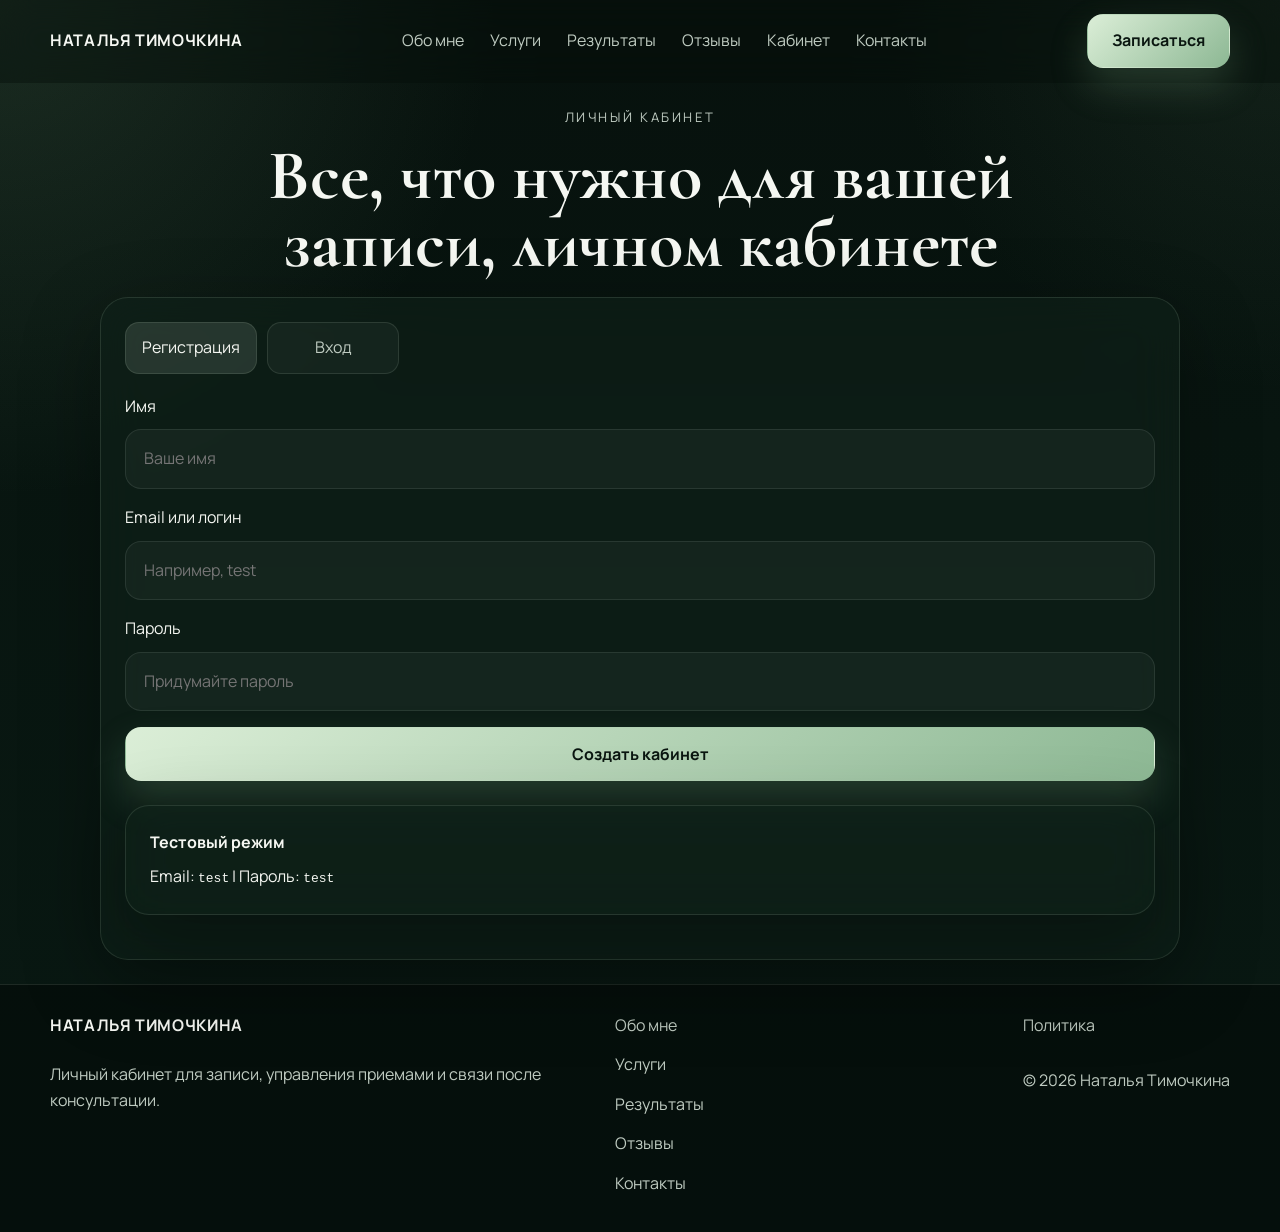
<file: cabinet.html>
<!DOCTYPE html>
<html lang="ru">
<head>
  <meta charset="UTF-8">
  <meta name="viewport" content="width=device-width, initial-scale=1.0">
  <meta name="description" content="Личный кабинет Натальи Тимочкиной: запись, перенос, отмена приема и чат после записи.">
  <title>Личный кабинет | Наталья Тимочкина</title>
  <link rel="preconnect" href="https://fonts.googleapis.com">
  <link rel="preconnect" href="https://fonts.gstatic.com" crossorigin>
  <link href="https://fonts.googleapis.com/css2?family=Manrope:wght@400;500;600;700;800&family=Cormorant+Garamond:wght@500;600;700&display=swap" rel="stylesheet">
  <link rel="stylesheet" href="styles.css">
</head>
<body>
  <header class="site-header is-scrolled">
    <div class="container header-wrap">
      <a class="brand" href="index.html#hero">Наталья Тимочкина</a>
      <nav class="nav">
        <a href="index.html#about">Обо мне</a>
        <a href="index.html#services">Услуги</a>
        <a href="index.html#results">Результаты</a>
        <a href="index.html#reviews">Отзывы</a>
        <a href="cabinet.html">Кабинет</a>
        <a href="index.html#contacts">Контакты</a>
      </nav>
      <a class="btn btn-primary header-cta" href="index.html#contacts">Записаться</a>
    </div>
  </header>

  <main>
    <section class="section cabinet page-cabinet" id="cabinet">
      <div class="container">
        <div class="section-head reveal is-visible">
          <p class="eyebrow">Личный кабинет</p>
          <h1 class="policy-title">Все, что нужно для вашей записи, личном кабинете</h1>
        </div>

        <div class="cabinet-grid">
          <div class="portal-auth glass-card reveal is-visible" id="portal-auth">
            <div class="portal-tabs">
              <button class="portal-tab is-active" type="button" data-portal-tab="register">Регистрация</button>
              <button class="portal-tab" type="button" data-portal-tab="login">Вход</button>
            </div>

            <form class="portal-form" id="register-form">
              <label>
                <span>Имя</span>
                <input type="text" name="name" placeholder="Ваше имя" required>
              </label>
              <label>
                <span>Email или логин</span>
                <input type="text" name="email" placeholder="Например, test" required>
              </label>
              <label>
                <span>Пароль</span>
                <input type="password" name="password" placeholder="Придумайте пароль" required>
              </label>
              <button class="btn btn-primary" type="submit">Создать кабинет</button>
            </form>

            <form class="portal-form is-hidden" id="login-form">
              <label>
                <span>Email или логин</span>
                <input type="text" name="email" placeholder="Например, test" required>
              </label>
              <label>
                <span>Пароль</span>
                <input type="password" name="password" placeholder="Введите пароль" required>
              </label>
              <button class="btn btn-primary" type="submit">Войти</button>
            </form>

            <div class="about-note glass-card">
              <strong>Тестовый режим</strong>
              <span>Email: <code>test</code> | Пароль: <code>test</code></span>
            </div>

            <p class="form-status" id="portal-auth-status" aria-live="polite"></p>
          </div>

          <div class="portal-dashboard glass-card reveal is-visible is-hidden" id="portal-dashboard">
            <div class="portal-topbar">
              <div>
                <p class="eyebrow">Ваш профиль</p>
                <h3 id="portal-user-name">Клиент</h3>
                <p class="portal-user-email" id="portal-user-email"></p>
              </div>
              <button class="btn btn-secondary" type="button" id="portal-logout">Выйти</button>
            </div>

            <div class="portal-panels">
              <section class="portal-panel">
                <h3>Записаться на консультацию</h3>
                <form class="portal-form" id="booking-form">
                  <label>
                    <span>Формат</span>
                    <select name="service" required>
                      <option value="Первичная консультация">Первичная консультация</option>
                      <option value="Разбор анализов">Разбор анализов</option>
                      <option value="Повторный приём">Повторный приём</option>
                      <option value="Сопровождение">Сопровождение</option>
                    </select>
                  </label>
                  <label>
                    <span>Дата</span>
                    <input type="date" name="bookingDate" required>
                  </label>
                  <label>
                    <span>Время</span>
                    <input type="time" name="bookingTime" min="10:00" max="18:00" step="1800" required>
                  </label>
                  <label>
                    <span>Комментарий</span>
                    <textarea name="notes" rows="4" placeholder="Уточните запрос или пожелания"></textarea>
                  </label>
                  <button class="btn btn-primary" type="submit">Записаться</button>
                </form>
                <p class="form-status" id="booking-status" aria-live="polite"></p>
              </section>

              <section class="portal-panel">
                <h3>Мои записи</h3>
                <div class="appointment-list" id="appointment-list">
                  <p class="portal-empty">Пока нет записей. После бронирования здесь появятся консультации и доступ к чату.</p>
                </div>
              </section>
            </div>

            <section class="portal-panel portal-chat">
              <div class="portal-chat-head">
                <div>
                  <h3>Чат с Натальей</h3>
                  <p class="portal-chat-note" id="chat-gate-note">Чат откроется после записи на консультацию или приём.</p>
                </div>
                <button class="icon-button" type="button" id="clear-system-notices" aria-label="Очистить системные уведомления" title="Очистить системные уведомления">
                  <svg viewBox="0 0 24 24" aria-hidden="true">
                    <path d="M9 3h6l1 2h4v2H4V5h4l1-2zm1 6h2v8h-2V9zm4 0h2v8h-2V9zM7 9h2v8H7V9zm1 11h8a2 2 0 0 0 2-2V8H6v10a2 2 0 0 0 2 2z"></path>
                  </svg>
                </button>
              </div>
              <div class="chat-log" id="chat-log">
                <p class="portal-empty">Здесь будет история сообщений после подтверждённой записи.</p>
              </div>
              <form class="chat-form" id="chat-form">
                <textarea name="message" rows="3" placeholder="Напишите сообщение Наталье" required></textarea>
                <button class="btn btn-primary" type="submit">Отправить</button>
              </form>
              <p class="form-status" id="chat-status" aria-live="polite"></p>
            </section>
          </div>
        </div>
      </div>
    </section>
  </main>

  <footer class="site-footer">
    <div class="container footer-wrap">
      <div>
        <a class="brand footer-brand" href="index.html#hero">Наталья Тимочкина</a>
        <p class="footer-copy">Личный кабинет для записи, управления приемами и связи после консультации.</p>
      </div>
      <nav class="footer-nav">
        <a href="index.html#about">Обо мне</a>
        <a href="index.html#services">Услуги</a>
        <a href="index.html#results">Результаты</a>
        <a href="index.html#reviews">Отзывы</a>
        <a href="index.html#contacts">Контакты</a>
      </nav>
      <div class="footer-meta">
        <a href="privacy.html">Политика</a>
        <p>© 2026 Наталья Тимочкина</p>
      </div>
    </div>
  </footer>

  <script src="script.js"></script>
</body>
</html>
</file>
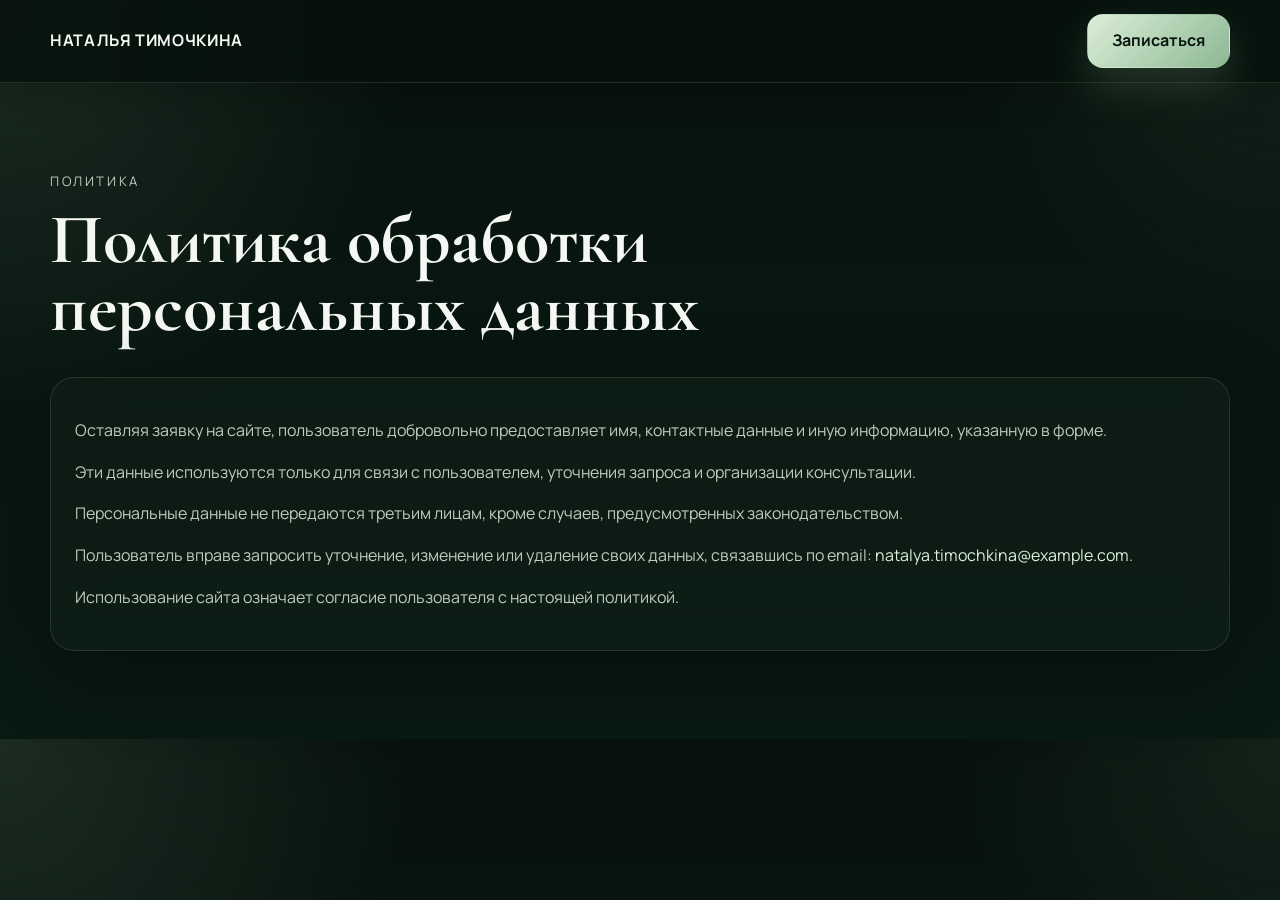
<file: privacy.html>
<!DOCTYPE html>
<html lang="ru">
<head>
  <meta charset="UTF-8">
  <meta name="viewport" content="width=device-width, initial-scale=1.0">
  <meta name="description" content="Политика обработки персональных данных Натальи Тимочкиной.">
  <title>Политика конфиденциальности | Наталья Тимочкина</title>
  <link rel="preconnect" href="https://fonts.googleapis.com">
  <link rel="preconnect" href="https://fonts.gstatic.com" crossorigin>
  <link href="https://fonts.googleapis.com/css2?family=Manrope:wght@400;500;600;700&family=Cormorant+Garamond:wght@500;600;700&display=swap" rel="stylesheet">
  <link rel="stylesheet" href="styles.css">
</head>
<body>
  <header class="site-header is-scrolled">
    <div class="container header-wrap">
      <a class="brand" href="index.html#hero">Наталья Тимочкина</a>
      <a class="btn btn-primary" href="index.html#contacts">Записаться</a>
    </div>
  </header>

  <main class="section">
    <div class="container">
      <div class="section-head reveal is-visible">
        <p class="eyebrow">Политика</p>
        <h1 class="policy-title">Политика обработки персональных данных</h1>
      </div>
      <div class="glass-card reveal is-visible">
        <p>Оставляя заявку на сайте, пользователь добровольно предоставляет имя, контактные данные и иную информацию, указанную в форме.</p>
        <p>Эти данные используются только для связи с пользователем, уточнения запроса и организации консультации.</p>
        <p>Персональные данные не передаются третьим лицам, кроме случаев, предусмотренных законодательством.</p>
        <p>Пользователь вправе запросить уточнение, изменение или удаление своих данных, связавшись по email: <a class="contact-email" href="mailto:natalya.timochkina@example.com">natalya.timochkina@example.com</a>.</p>
        <p>Использование сайта означает согласие пользователя с настоящей политикой.</p>
      </div>
    </div>
  </main>
</body>
</html>
</file>
<file: styles.css>
:root {
  --bg: #07110d;
  --bg-soft: #0d1b16;
  --panel: rgba(15, 33, 25, 0.62);
  --panel-strong: rgba(12, 28, 21, 0.85);
  --text: #f5f7f2;
  --muted: #bfcbc1;
  --line: rgba(209, 235, 215, 0.12);
  --accent: #9ec7a4;
  --accent-strong: #dcefd8;
  --shadow: 0 24px 80px rgba(0, 0, 0, 0.32);
  --radius: 24px;
  --radius-sm: 18px;
  --container: 1180px;
}

* {
  box-sizing: border-box;
}

html {
  scroll-behavior: smooth;
}

body {
  margin: 0;
  font-family: "Manrope", sans-serif;
  background:
    radial-gradient(circle at top left, rgba(117, 165, 125, 0.18), transparent 28%),
    radial-gradient(circle at top right, rgba(90, 128, 97, 0.15), transparent 22%),
    linear-gradient(180deg, #07110d 0%, #081510 35%, #091913 100%);
  color: var(--text);
  line-height: 1.6;
}

img {
  display: block;
  max-width: 100%;
}

a {
  color: inherit;
  text-decoration: none;
}

button,
input,
textarea {
  font: inherit;
}

.container {
  width: min(calc(100% - 32px), var(--container));
  margin: 0 auto;
}

.section {
  padding: 88px 0;
  position: relative;
}

.eyebrow {
  margin: 0 0 14px;
  color: var(--accent);
  font-size: 0.82rem;
  letter-spacing: 0.2em;
  text-transform: uppercase;
}

.section-head {
  max-width: 780px;
  margin-bottom: 36px;
}

.section h2,
.hero h1 {
  margin: 0;
  font-family: "Cormorant Garamond", serif;
  line-height: 0.94;
  letter-spacing: -0.03em;
}

.section h2 {
  font-size: clamp(2.3rem, 6vw, 4rem);
}

.policy-title {
  margin: 0;
  font-family: "Cormorant Garamond", serif;
  font-size: clamp(2.4rem, 7vw, 4.4rem);
  line-height: 0.96;
}

.page-cabinet {
  min-height: 100vh;
  display: flex;
  align-items: center;
  padding: 24px 0;
}

.page-cabinet .container {
  width: min(calc(100% - 32px), 1240px);
}

.page-cabinet .section-head {
  margin: 0 auto 20px;
  text-align: center;
}

.site-header {
  position: sticky;
  top: 0;
  z-index: 50;
  padding: 14px 0;
  backdrop-filter: blur(18px);
  background: rgba(6, 15, 11, 0.42);
  border-bottom: 1px solid transparent;
  transition: background 0.3s ease, border-color 0.3s ease, box-shadow 0.3s ease;
}

.site-header.is-scrolled {
  background: rgba(7, 17, 13, 0.84);
  border-color: var(--line);
  box-shadow: 0 12px 32px rgba(0, 0, 0, 0.18);
}

.header-wrap {
  display: flex;
  align-items: center;
  justify-content: space-between;
  gap: 18px;
}

.brand {
  font-weight: 700;
  font-size: 1rem;
  letter-spacing: 0.04em;
  text-transform: uppercase;
}

.nav {
  display: none;
  align-items: center;
  gap: 26px;
}

.nav.is-open {
  position: absolute;
  top: calc(100% + 10px);
  left: 16px;
  right: 16px;
  display: grid;
  gap: 14px;
  padding: 18px;
  border-radius: 24px;
  border: 1px solid var(--line);
  background: rgba(7, 17, 13, 0.96);
  backdrop-filter: blur(18px);
  box-shadow: var(--shadow);
}

.nav a,
.footer-nav a {
  color: var(--muted);
  transition: color 0.25s ease;
}

.nav a:hover,
.footer-nav a:hover,
.contact-email:hover {
  color: var(--text);
}

.menu-toggle {
  width: 48px;
  height: 48px;
  display: inline-flex;
  flex-direction: column;
  justify-content: center;
  gap: 6px;
  border-radius: 14px;
  border: 1px solid var(--line);
  background: rgba(255, 255, 255, 0.04);
  color: var(--text);
}

.menu-toggle span {
  width: 18px;
  height: 2px;
  margin: 0 auto;
  background: currentColor;
  border-radius: 999px;
}

.header-cta {
  display: none;
}

.btn {
  display: inline-flex;
  align-items: center;
  justify-content: center;
  gap: 10px;
  min-height: 54px;
  padding: 0 24px;
  border-radius: 16px;
  border: 1px solid transparent;
  font-weight: 700;
  transition: transform 0.25s ease, box-shadow 0.25s ease, border-color 0.25s ease, background 0.25s ease;
}

.btn:hover {
  transform: translateY(-2px);
}

.btn-primary {
  background: linear-gradient(135deg, #dbeed7 0%, #8db894 100%);
  color: #0a1610;
  box-shadow: 0 18px 38px rgba(136, 182, 143, 0.22);
}

.btn-primary:hover {
  box-shadow: 0 20px 48px rgba(136, 182, 143, 0.32);
}

.btn-secondary {
  background: rgba(255, 255, 255, 0.04);
  border-color: var(--line);
  color: var(--text);
}

.btn-secondary:hover {
  background: rgba(255, 255, 255, 0.08);
}

.glass-card,
.service-card,
.step-card,
.contact-form,
.inline-cta,
.solution-banner {
  border: 1px solid var(--line);
  background: var(--panel);
  backdrop-filter: blur(22px);
  box-shadow: var(--shadow);
}

.hero {
  position: relative;
  min-height: 100svh;
  display: flex;
  align-items: center;
  overflow: clip;
}

.hero-bg {
  position: absolute;
  inset: 0;
  background:
    linear-gradient(180deg, rgba(5, 11, 8, 0.35) 0%, rgba(5, 11, 8, 0.74) 70%, rgba(5, 11, 8, 0.9) 100%),
    url("https://images.unsplash.com/photo-1490645935967-10de6ba17061?auto=format&fit=crop&w=1600&q=80") center/cover no-repeat;
  filter: blur(2px);
  transform: scale(1.04);
}

.hero-content {
  position: relative;
  z-index: 1;
  padding: 120px 0 80px;
}

.hero-copy {
  max-width: 760px;
}

.hero h1 {
  font-size: clamp(3.2rem, 10vw, 6.8rem);
  margin-bottom: 22px;
}

.hero-text {
  max-width: 640px;
  color: var(--muted);
  font-size: 1.04rem;
  margin-bottom: 28px;
}

.hero-actions {
  display: flex;
  flex-direction: column;
  gap: 14px;
  margin-bottom: 26px;
}

.hero-points {
  list-style: none;
  padding: 0;
  margin: 0;
  display: grid;
  gap: 10px;
  color: var(--accent-strong);
}

.hero-points li::before {
  content: "•";
  color: var(--accent);
  margin-right: 10px;
}

.problem-grid,
.services-grid,
.results-grid,
.process-grid,
.reviews-grid {
  display: grid;
  gap: 18px;
}

.problem-grid {
  grid-template-columns: repeat(1, minmax(0, 1fr));
}

.glass-card,
.service-card,
.step-card,
.review-card,
.result-card {
  border-radius: var(--radius);
  padding: 24px;
}

.problem-grid h3,
.service-card h3,
.result-card h3,
.step-card h3 {
  margin-top: 0;
  margin-bottom: 10px;
  font-size: 1.2rem;
}

.solution-banner,
.inline-cta {
  margin-top: 24px;
  padding: 24px;
  border-radius: var(--radius);
  display: grid;
  gap: 18px;
}

.about-grid,
.cabinet-grid,
.contacts-grid {
  display: grid;
  gap: 24px;
  align-items: center;
}

.about-photo img {
  min-height: 420px;
  object-fit: cover;
  border-radius: calc(var(--radius) + 6px);
  box-shadow: var(--shadow);
}

.about-note {
  margin-top: 24px;
  display: grid;
  gap: 8px;
}

.services-grid .service-card {
  display: grid;
  gap: 18px;
}

.service-card,
.step-card {
  background: linear-gradient(180deg, rgba(17, 36, 28, 0.86), rgba(10, 23, 18, 0.72));
}

.result-label,
.step-card span {
  display: inline-flex;
  margin-bottom: 14px;
  color: var(--accent);
  letter-spacing: 0.14em;
  text-transform: uppercase;
  font-size: 0.82rem;
}

.step-card span {
  width: 48px;
  height: 48px;
  align-items: center;
  justify-content: center;
  border-radius: 14px;
  border: 1px solid var(--line);
  background: rgba(255, 255, 255, 0.04);
}

.review-card {
  border: 1px solid var(--line);
  background: rgba(16, 35, 27, 0.72);
  border-radius: var(--radius);
  box-shadow: var(--shadow);
}

.review-card p {
  margin-top: 0;
  color: var(--accent-strong);
}

.contact-actions {
  display: flex;
  flex-wrap: wrap;
  gap: 14px;
  margin: 28px 0 18px;
}

.contact-email {
  color: var(--accent-strong);
}

.contact-form {
  border-radius: calc(var(--radius) + 4px);
  padding: 24px;
  display: grid;
  gap: 18px;
}

.contact-form label {
  display: grid;
  gap: 10px;
}

.portal-auth,
.portal-dashboard,
.portal-panel {
  border-radius: calc(var(--radius) + 4px);
  padding: 24px;
}

.cabinet-grid {
  max-width: 1080px;
  margin: 0 auto;
  width: 100%;
}

.portal-dashboard {
  display: grid;
  gap: 18px;
  width: 100%;
  min-width: 0;
}

.portal-auth {
  max-width: 460px;
  margin: 0 auto;
  width: 100%;
  min-width: 0;
}

.portal-tabs {
  display: inline-grid;
  grid-template-columns: repeat(2, minmax(0, 1fr));
  gap: 10px;
  margin-bottom: 20px;
}

.portal-tab {
  border: 1px solid var(--line);
  border-radius: 14px;
  background: rgba(255, 255, 255, 0.04);
  color: var(--muted);
  padding: 12px 16px;
}

.portal-tab.is-active {
  background: rgba(220, 239, 216, 0.12);
  color: var(--text);
}

.icon-button {
  width: 46px;
  height: 46px;
  display: inline-flex;
  align-items: center;
  justify-content: center;
  border-radius: 14px;
  border: 1px solid var(--line);
  background: rgba(255, 255, 255, 0.04);
  color: var(--muted);
  cursor: pointer;
  transition: transform 0.25s ease, background 0.25s ease, color 0.25s ease, border-color 0.25s ease;
}

.icon-button:hover {
  transform: translateY(-2px);
  background: rgba(255, 255, 255, 0.08);
  color: var(--text);
}

.icon-button svg {
  width: 20px;
  height: 20px;
  fill: currentColor;
}

.portal-form,
.chat-form {
  display: grid;
  gap: 16px;
}

.portal-form label,
.chat-form label {
  display: grid;
  gap: 10px;
}

.portal-form input,
.portal-form textarea,
.portal-form select,
.chat-form textarea {
  width: 100%;
  border: 1px solid rgba(215, 233, 220, 0.1);
  border-radius: 16px;
  background: rgba(255, 255, 255, 0.04);
  color: var(--text);
  padding: 16px 18px;
  outline: none;
}

.portal-form select,
.portal-form select option {
  background: #0d1b16;
  color: var(--text);
}

.chat-form textarea {
  min-height: 120px;
  max-height: 120px;
  resize: none;
}

.portal-chat {
  min-height: 520px;
  padding-top: 18px;
}

.chat-log {
  min-height: 0;
  margin: 10px 0 14px;
  padding: 8px 0;
}

.portal-topbar,
.portal-chat-head,
.appointment-card-head,
.appointment-card-actions {
  display: flex;
  flex-wrap: wrap;
  justify-content: space-between;
  gap: 14px;
  align-items: center;
}

.portal-user-email,
.portal-chat-note,
.appointment-meta,
.portal-empty {
  color: var(--muted);
}

.portal-panels {
  display: grid;
  gap: 16px;
  width: 100%;
  min-width: 0;
}

.portal-panel {
  border: 1px solid var(--line);
  background: rgba(255, 255, 255, 0.03);
  min-width: 0;
}

.appointment-list,
.chat-log {
  display: grid;
  gap: 10px;
  min-width: 0;
}

.appointment-card,
.chat-message {
  border: 1px solid var(--line);
  border-radius: 18px;
  padding: 16px;
  background: rgba(8, 19, 15, 0.72);
}

.chat-message {
  align-self: start;
  min-width: 0;
  max-width: min(88%, 680px);
  border-radius: 20px;
  box-shadow: 0 12px 24px rgba(0, 0, 0, 0.14);
}

.chat-message.is-incoming {
  justify-self: start;
  border-top-left-radius: 8px;
  background: rgba(255, 255, 255, 0.05);
}

.chat-message.is-own {
  justify-self: end;
  border-top-right-radius: 8px;
  background: linear-gradient(135deg, rgba(219, 238, 215, 0.18), rgba(141, 184, 148, 0.14));
}


.appointment-status {
  display: inline-flex;
  align-items: center;
  justify-content: center;
  min-height: 36px;
  padding: 0 12px;
  border-radius: 999px;
  background: rgba(220, 239, 216, 0.1);
  color: var(--accent-strong);
  font-size: 0.82rem;
  letter-spacing: 0.08em;
  text-transform: uppercase;
}

.appointment-status.is-cancelled {
  background: rgba(255, 143, 143, 0.1);
  color: #ffb8b8;
}

.appointment-card-actions .btn {
  min-height: 44px;
  padding: 0 18px;
}

.chat-message strong {
  display: block;
  margin-bottom: 6px;
  font-size: 0.92rem;
}

.chat-message time {
  display: block;
  margin-top: 8px;
  color: var(--muted);
  font-size: 0.8rem;
  text-align: right;
}

.is-hidden {
  display: none !important;
}

.contact-form span,
.form-status,
.form-note,
.footer-copy,
.footer-meta,
.section p,
.review-card strong {
  color: var(--muted);
}

.form-status {
  min-height: 24px;
  margin: -4px 0 0;
}

#booking-status {
  margin-top: 8px;
}

.form-status.is-success {
  color: var(--accent-strong);
}

.form-status.is-error {
  color: #ffb3b3;
}

.portal-entry-note {
  margin: -6px 0 0;
  color: var(--muted);
}

.portal-entry-note a {
  color: var(--accent-strong);
}

@media (max-width: 719px) {
  .page-cabinet {
    min-height: auto;
    align-items: stretch;
    padding: 56px 0 16px;
  }

  .page-cabinet .section {
    padding: 24px 0;
  }

  .page-cabinet .section-head {
    margin-bottom: 16px;
  }

  .page-cabinet .eyebrow {
    font-size: 0.72rem;
    letter-spacing: 0.16em;
  }

  .page-cabinet .policy-title {
    font-size: clamp(2rem, 9vw, 2.8rem);
    line-height: 1;
  }

  .cabinet-grid,
  .portal-dashboard,
  .portal-panels,
  .portal-auth {
    grid-template-columns: 1fr;
    width: 100%;
  }

  .portal-auth,
  .portal-dashboard,
  .portal-panel {
    padding: 16px;
  }

  .portal-auth,
  .portal-dashboard {
    border-radius: 22px;
  }

  .portal-tabs {
    width: 100%;
    margin-bottom: 16px;
  }

  .portal-tab {
    min-height: 48px;
    padding: 10px 12px;
    font-size: 0.95rem;
  }

  .portal-form,
  .chat-form {
    gap: 12px;
  }

  .portal-form input,
  .portal-form textarea,
  .portal-form select,
  .chat-form textarea {
    padding: 12px 14px;
    border-radius: 14px;
  }

  .portal-topbar,
  .portal-chat-head,
  .appointment-card-head,
  .appointment-card-actions {
    align-items: stretch;
    flex-direction: column;
  }

  .portal-topbar {
    align-items: flex-start;
  }

  .portal-topbar .btn,
  .portal-chat-head .btn,
  .appointment-card-actions .btn {
    width: 100%;
  }

  .portal-chat-head .icon-button {
    width: 44px;
    height: 44px;
  }

  .portal-panel h3,
  .portal-topbar h3 {
    margin-bottom: 6px;
    font-size: 1.15rem;
  }

  .appointment-card,
  .chat-message {
    padding: 14px;
    border-radius: 16px;
  }

  .appointment-status {
    width: 100%;
    justify-content: center;
  }

  .portal-chat {
    min-height: auto;
  }

  .chat-form textarea {
    min-height: 92px;
    max-height: 92px;
  }

  .chat-log {
    gap: 8px;
  }

  .chat-message {
    max-width: 92%;
  }

  .site-footer {
    padding-bottom: 28px;
  }
}

.contact-form input,
.contact-form textarea {
  width: 100%;
  border: 1px solid rgba(215, 233, 220, 0.1);
  border-radius: 16px;
  background: rgba(255, 255, 255, 0.04);
  color: var(--text);
  padding: 16px 18px;
  outline: none;
  transition: border-color 0.25s ease, background 0.25s ease;
}

.contact-form input:focus,
.contact-form textarea:focus {
  border-color: rgba(158, 199, 164, 0.6);
  background: rgba(255, 255, 255, 0.06);
}

.site-footer {
  padding: 28px 0 36px;
  border-top: 1px solid var(--line);
  background: rgba(4, 10, 8, 0.64);
}

.footer-wrap,
.footer-nav,
.footer-meta {
  display: grid;
  gap: 14px;
}

.footer-brand {
  display: inline-block;
  margin-bottom: 8px;
}

.reveal {
  opacity: 0;
  transform: translateY(34px);
  transition: opacity 0.8s ease, transform 0.8s ease;
}

.reveal.is-visible {
  opacity: 1;
  transform: translateY(0);
}

@media (min-width: 720px) {
  .hero-actions,
  .solution-banner,
  .inline-cta {
    grid-auto-flow: column;
    justify-content: start;
    align-items: center;
  }

  .problem-grid,
  .results-grid,
  .reviews-grid {
    grid-template-columns: repeat(2, minmax(0, 1fr));
  }

  .services-grid {
    grid-template-columns: repeat(2, minmax(0, 1fr));
  }

  .process-grid {
    grid-template-columns: repeat(2, minmax(0, 1fr));
  }

  .footer-wrap {
    grid-template-columns: 1.4fr 1fr auto;
    align-items: start;
  }
}

@media (min-width: 960px) {
  .nav {
    display: flex;
  }

  .menu-toggle {
    display: none;
  }

  .header-cta {
    display: inline-flex;
  }

  .problem-grid {
    grid-template-columns: repeat(5, minmax(0, 1fr));
  }

  .about-grid,
  .cabinet-grid,
  .contacts-grid {
    grid-template-columns: 0.95fr 1.05fr;
  }

  .results-grid,
  .reviews-grid,
  .process-grid {
    grid-template-columns: repeat(3, minmax(0, 1fr));
  }

  .portal-panels {
    grid-template-columns: repeat(2, minmax(0, 1fr));
  }

  .page-cabinet .cabinet-grid {
    grid-template-columns: 1fr;
  }

  .page-cabinet .portal-auth,
  .page-cabinet .portal-dashboard {
    width: 100%;
    max-width: 1080px;
    margin: 0 auto;
  }
}
</file>
